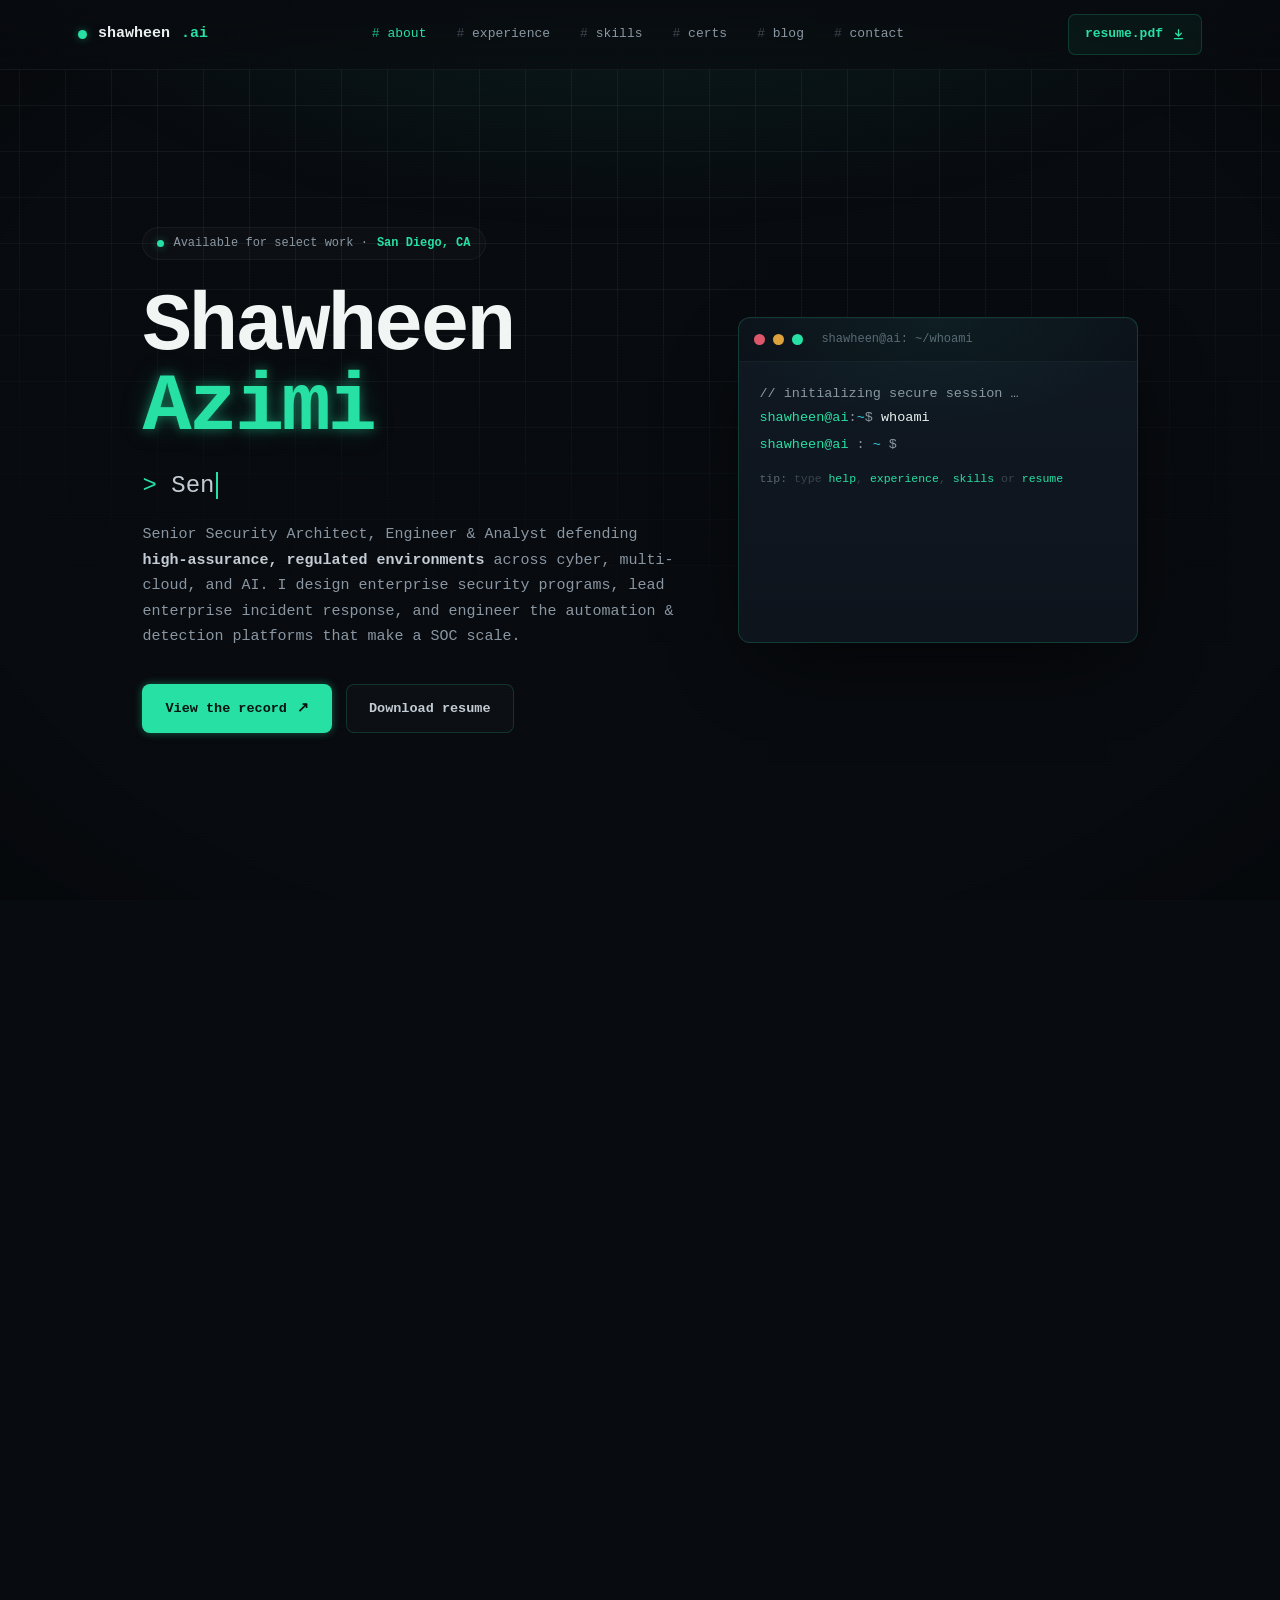
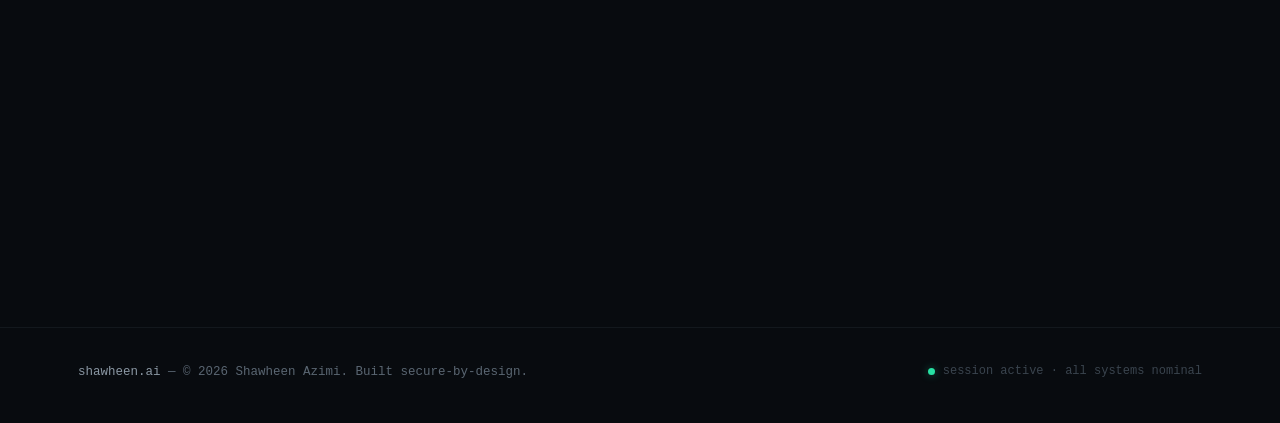
<file: index.html>
<!DOCTYPE html>
<html lang="en">
<head>
<meta charset="UTF-8" />
<meta name="viewport" content="width=device-width, initial-scale=1.0" />
<meta http-equiv="Content-Security-Policy" content="default-src 'self'; script-src 'self'; style-src 'self'; font-src 'self'; img-src 'self' data:; object-src 'none'; base-uri 'none'; form-action 'none'; upgrade-insecure-requests" />
<title>Shawheen Azimi — Senior Security Engineer & Multi-Cloud Architect</title>
<meta name="description" content="Shawheen Azimi — Senior Security Architect, Engineer & Analyst. Cybersecurity, multi-cloud architecture, and AI security engineering in high-assurance environments." />
<link rel="stylesheet" href="styles.css" />
</head>
<body>
<div class="bg-grid"></div>
<div class="bg-scan"></div>
<div class="bg-vignette"></div>

<!-- ===================== NAV ===================== -->
<nav class="nav">
  <div class="nav-inner">
    <a class="brand" href="#top"><span class="dot"></span>shawheen<span class="tld">.ai</span></a>
    <div class="nav-links">
      <a href="#about"><span class="hash">#</span> about</a>
      <a href="#experience"><span class="hash">#</span> experience</a>
      <a href="#skills"><span class="hash">#</span> skills</a>
      <a href="#certs"><span class="hash">#</span> certs</a>
      <a href="https://shavvheens-newsletter.beehiiv.com/" target="_blank" rel="noopener"><span class="hash">#</span> blog</a>
      <a href="#contact"><span class="hash">#</span> contact</a>
    </div>
    <a class="nav-cta" href="Shawheen Azimi - Resume.pdf" download>
      <span>resume.pdf</span>
      <svg width="13" height="13" viewBox="0 0 16 16" fill="none"><path d="M8 2v8m0 0L4.5 6.5M8 10l3.5-3.5M3 13h10" stroke="currentColor" stroke-width="1.6" stroke-linecap="round" stroke-linejoin="round"/></svg>
    </a>
  </div>
</nav>

<!-- ===================== HERO ===================== -->
<header id="top" class="hero">
  <div class="wrap">
    <div class="hero-grid">
      <div class="hero-copy">
        <span class="status-chip"><span class="live"></span> Available for select work · <b>San Diego, CA</b></span>
        <h1>Shawheen<br><span class="accent">Azimi</span></h1>
        <div class="role-line"><span class="prompt">&gt;</span> <span id="typed" class="typed"></span></div>
        <p class="lede">
          Senior Security Architect, Engineer &amp; Analyst defending <b>high-assurance,
          regulated environments</b> across cyber, multi-cloud, and AI. I design enterprise
          security programs, lead enterprise incident response, and engineer the
          automation &amp; detection platforms that make a SOC scale.
        </p>
        <div class="hero-cta">
          <a class="btn btn-primary" href="#experience">View the record <span class="arr">↗</span></a>
          <a class="btn btn-ghost" href="Shawheen Azimi - Resume.pdf" download>Download resume</a>
        </div>
      </div>

      <!-- interactive terminal -->
      <div class="terminal">
        <div class="term-bar">
          <span class="tdot r"></span><span class="tdot y"></span><span class="tdot g"></span>
          <span class="term-title">shawheen@ai: ~/whoami</span>
        </div>
        <div class="term-body" id="term-body">
          <div class="t-row t-live t-input-row">
            <span class="t-prompt">shawheen@ai</span><span class="t-out">:</span><span class="t-path">~</span><span class="t-out">$</span>
            <input id="term-input" class="t-input" type="text" maxlength="160" autocomplete="off" spellcheck="false" aria-label="terminal input" />
          </div>
          <div class="t-hint t-live"><b>tip:</b> type <span class="t-key">help</span>, <span class="accent-text">experience</span>, <span class="accent-text">skills</span> or <span class="accent-text">resume</span></div>
        </div>
      </div>
    </div>
  </div>
</header>

<!-- ===================== STATS ===================== -->
<section class="stats" aria-label="Impact">
  <div class="wrap">
    <div class="stats-grid reveal">
      <div class="stat">
        <div class="val">Large</div>
        <div class="lbl">Enterprise environments defended through senior incident response</div>
      </div>
      <div class="stat">
        <div class="val">7<span class="suf">fig</span></div>
        <div class="lbl">Operational efficiency gains through security automation</div>
      </div>
      <div class="stat">
        <div class="val">Major</div>
        <div class="lbl">Cost reduction through security platform modernization</div>
      </div>
      <div class="stat">
        <div class="val">Top <span data-count="1">0</span><span class="suf">%</span></div>
        <div class="lbl">Global ranking on TryHackMe</div>
      </div>
    </div>
  </div>
</section>

<!-- ===================== ABOUT ===================== -->
<section id="about">
  <div class="wrap">
    <div class="about-grid">
      <div class="about-prose reveal">
        <span class="eyebrow"><span class="num">01</span> / about</span>
        <h2 class="section-title">Security as <span class="tk">engineering</span>,<br>not paperwork.</h2>
        <p class="lead lead-spaced">
          I'm a senior security architect who treats defense as a <span class="accent">software discipline</span> —
          detections as code, automation over toil, and architecture that holds up under audit and attack alike.
        </p>
        <p>
          Over four years at <b>General Atomics &amp; Affiliated Companies</b>, I progressed from analyst to
          <b>Senior Security Engineer &amp; Tech Lead</b>, owning enterprise Azure and AWS security programs across a
          NIST/CMMC-aligned multi-cloud estate and standing up the platforms that run a modern SOC.
        </p>
        <p>
          I pair deep technical range — detection engineering, DFIR, adversary emulation, cloud &amp; identity
          architecture — with a <b>business-minded, entrepreneurial</b> lens: protecting contract revenue, cutting
          spend, and building security that lets the business move faster.
        </p>
      </div>

      <div class="reveal d1">
        <div class="about-card">
          <div class="file-head"><span class="g">●</span> ~/whoami.json</div>
          <div class="pad">
            <div class="kv"><span class="k">name</span><span class="v">Shawheen Azimi</span></div>
            <div class="kv"><span class="k">role</span><span class="v">Senior Security Engineer<br>&amp; Tech Lead</span></div>
            <div class="kv"><span class="k">focus</span><span class="v">Cyber · Cloud · <span class="accent">AI</span></span></div>
            <div class="kv"><span class="k">clearance</span><span class="v">Active clearance</span></div>
            <div class="kv"><span class="k">education</span><span class="v">B.S. Information Systems<br>San Diego State · Dean's List</span></div>
            <div class="kv"><span class="k">languages</span><span class="v">English, Farsi <span class="dim-text">(fluent)</span> · Spanish</span></div>
            <div class="kv"><span class="k">status</span><span class="v"><span class="accent">● open</span> to select work</span></div>
          </div>
        </div>
      </div>
    </div>
  </div>
</section>

<!-- ===================== EXPERIENCE ===================== -->
<section id="experience">
  <div class="wrap">
    <div class="exp-head reveal">
      <div>
        <span class="eyebrow"><span class="num">02</span> / experience</span>
        <h2 class="section-title">General Atomics <span class="tk">&amp; Affiliated Cos.</span></h2>
        <p class="section-sub">Building and leading enterprise security across cyber, cloud, and AI in a regulated defense environment.</p>
      </div>
    </div>

    <!-- role progression -->
    <div class="role-track reveal d1">
      <div class="role-item now">
        <div class="rt"><span class="rtitle">Senior Security Engineer &amp; Tech Lead</span><span class="badge-now">CURRENT</span><span class="rdate">Oct 2025 — Present</span></div>
      </div>
      <div class="role-item">
        <div class="rt"><span class="rtitle">Security Engineer II</span><span class="rdate">Mar 2024 — Oct 2025</span></div>
      </div>
      <div class="role-item">
        <div class="rt"><span class="rtitle">Security Engineer</span><span class="rdate">Oct 2022 — Mar 2024</span></div>
      </div>
      <div class="role-item">
        <div class="rt"><span class="rtitle">Cybersecurity Analyst</span><span class="rdate">Nov 2021 — Oct 2022</span></div>
      </div>
    </div>

    <div class="ops-label reveal">selected operations · <span class="muted-text">$ cat experience.json</span></div>

    <div class="ops-grid">
      <div class="op-card reveal">
        <span class="idx">01</span>
        <h4>Multi-Cloud Security Architecture &amp; Governance</h4>
        <p>Owned design and build-out of enterprise Azure &amp; AWS security programs across a NIST/CMMC-aligned estate, integrating cloud-native controls with on-prem to run regulated workloads at scale.</p>
        <span class="tag">Azure · AWS · NIST · CMMC</span>
      </div>
      <div class="op-card reveal d1">
        <span class="idx">02</span>
        <h4>Enterprise Threat Detection &amp; Incident Command</h4>
        <p>Senior incident response lead for enterprise-scale security events — coordinating containment, eradication, and executive risk communication across large endpoint environments.</p>
        <span class="tag">DFIR · Enterprise IR</span>
      </div>
      <div class="op-card reveal d2">
        <span class="idx">03</span>
        <h4>Detection-as-Code Platform (CI/CD)</h4>
        <p>Architected a Detection-as-Code CI/CD platform — treating detections as software with Git version control, SIGMA conversion, automated efficacy testing, and adversary-driven validation.</p>
        <span class="tag">Detection Eng · SIGMA · CI/CD</span>
      </div>
      <div class="op-card reveal">
        <span class="idx">04</span>
        <h4>CMMC Program Leadership &amp; Audit</h4>
        <p>Led enterprise-wide CMMC readiness across security control domains and supported third-party assessment activities, strengthening certification readiness and strategic business operations.</p>
        <span class="tag">CMMC · Audit · Compliance</span>
      </div>
      <div class="op-card reveal d1">
        <span class="idx">05</span>
        <h4>Adversary Emulation &amp; Defensive Validation</h4>
        <p>Led adversary emulation and defensive validation exercises to improve detection coverage and control effectiveness across enterprise environments.</p>
        <span class="tag">Red/Purple · Validation</span>
      </div>
      <div class="op-card reveal d2">
        <span class="idx">06</span>
        <h4>Digital Forensics &amp; Insider Threat</h4>
        <p>Directed sensitive digital forensic investigations while preserving evidentiary integrity, stakeholder coordination, and operational continuity.</p>
        <span class="tag">Forensics · Investigations</span>
      </div>
      <div class="op-card reveal">
        <span class="idx">07</span>
        <h4>AI-Powered Security Operations</h4>
        <p>Built and integrated AI infrastructure into SecOps tooling, enabling an AI-augmented SOC with accelerated triage, enrichment, and investigative decision-making at scale.</p>
        <span class="tag">AI · LLM · SecOps</span>
      </div>
      <div class="op-card reveal d1">
        <span class="idx">08</span>
        <h4>Global SaaS Security Architecture</h4>
        <p>Owned security architecture for a global SaaS platform — secure-by-design infrastructure, identity segmentation, and cross-region telemetry pipelines in a highly regulated environment.</p>
        <span class="tag">SaaS · Secure-by-Design</span>
      </div>
      <div class="op-card reveal d2">
        <span class="idx">09</span>
        <h4>Security Automation</h4>
        <p>Designed an enterprise automation platform for alert enrichment, investigation, and response — producing seven-figure efficiency gains and enabling continuous operations.</p>
        <span class="tag">Automation · SecOps</span>
      </div>
      <div class="op-card reveal">
        <span class="idx">10</span>
        <h4>Enterprise Threat Modeling Framework</h4>
        <p>Created the org's threat-modeling framework to systematically assess cloud workloads, applications, and emerging tech against real-world attack vectors and business impact.</p>
        <span class="tag">Threat Modeling · Risk</span>
      </div>
      <div class="op-card reveal d1">
        <span class="idx">11</span>
        <h4>Cloud-Native Observability Platform</h4>
        <p>Architected a cloud-native observability platform consolidating enterprise telemetry and replacing legacy tooling while improving correlation, retention, and investigative performance.</p>
        <span class="tag">Observability · Cost Reduction</span>
      </div>
      <div class="op-card reveal d2">
        <span class="idx">12</span>
        <h4>Security Correlation Platform</h4>
        <p>Led major enterprise security platform modernization across cloud, endpoint, network, and identity telemetry to improve automated correlation and reduce manual triage.</p>
        <span class="tag">Correlation · Modernization</span>
      </div>
    </div>
  </div>
</section>

<!-- ===================== SKILLS ===================== -->
<section id="skills">
  <div class="wrap">
    <div class="reveal section-intro">
      <span class="eyebrow"><span class="num">03</span> / skills</span>
      <h2 class="section-title">Technical <span class="tk">stack</span></h2>
      <p class="section-sub">The tools, platforms, and frameworks I build and defend with.</p>
    </div>

    <div class="skills-grid">
      <div class="skill-block reveal">
        <h4>security platforms <span class="c">//</span></h4>
        <div class="sub">detection, response &amp; network defense</div>
        <div class="chips">
          <span class="chip">DFIR</span><span class="chip">Security Automation</span><span class="chip">Telemetry Platforms</span><span class="chip">Endpoint Defense</span>
          <span class="chip">Network Defense</span><span class="chip">Web Security</span><span class="chip">Secure Remote Access</span>
          <span class="chip">Detection Rules</span><span class="chip">Defensive Validation</span>
        </div>
      </div>
      <div class="skill-block reveal d1">
        <h4>cloud &amp; identity <span class="c">//</span></h4>
        <div class="sub">multi-cloud, containers &amp; access</div>
        <div class="chips">
          <span class="chip">AWS</span><span class="chip">Azure</span><span class="chip">GCP</span>
          <span class="chip">Cloud IAM</span><span class="chip">Enterprise Identity</span><span class="chip">Access Governance</span>
          <span class="chip">Kubernetes</span><span class="chip">Docker</span><span class="chip">Podman</span><span class="chip">VMware</span>
          <span class="chip">Enterprise Email Security</span>
        </div>
      </div>
      <div class="skill-block reveal">
        <h4>code · scripting · AI <span class="c">//</span></h4>
        <div class="sub">automation &amp; AI engineering</div>
        <div class="chips">
          <span class="chip">Python</span><span class="chip">Bash</span><span class="chip">PowerShell</span>
          <span class="chip">SQL</span><span class="chip">KQL</span><span class="chip">XQL</span>
          <span class="chip">LangGraph</span><span class="chip">LangChain</span><span class="chip">AWS Bedrock</span>
          <span class="chip">Claude Code</span><span class="chip">Ollama</span><span class="chip">OpenAI Codex</span>
        </div>
      </div>
      <div class="skill-block reveal d1">
        <h4>frameworks &amp; OS <span class="c">//</span></h4>
        <div class="sub">standards, practices &amp; systems</div>
        <div class="chips">
          <span class="chip">MITRE ATT&amp;CK</span><span class="chip">NIST 800</span><span class="chip">CMMC</span><span class="chip">FedRAMP</span>
          <span class="chip">IaC</span><span class="chip">CI/CD</span><span class="chip">SAST</span><span class="chip">SBOM</span>
          <span class="chip">Linux / RHEL</span><span class="chip">Windows</span><span class="chip">Kali</span><span class="chip">Parrot OS</span>
        </div>
      </div>
    </div>

    <!-- domains of expertise -->
    <div class="reveal domains-wrap">
      <div class="ops-label">domains of expertise</div>
      <div class="domains">
        <span class="domain"><span class="d">›</span>Detection Engineering</span>
        <span class="domain"><span class="d">›</span>Threat Modeling &amp; Attack Path Analysis</span>
        <span class="domain"><span class="d">›</span>Incident Response &amp; Digital Forensics</span>
        <span class="domain"><span class="d">›</span>Security Architecture &amp; Design Review</span>
        <span class="domain"><span class="d">›</span>Security Operations Strategy</span>
        <span class="domain"><span class="d">›</span>Threat Intel &amp; Adversary Emulation</span>
        <span class="domain"><span class="d">›</span>Vulnerability &amp; Exposure Management</span>
        <span class="domain"><span class="d">›</span>Cloud &amp; Identity Security Architecture</span>
        <span class="domain"><span class="d">›</span>Security Automation Engineering</span>
        <span class="domain"><span class="d">›</span>Cyber Deception</span>
        <span class="domain"><span class="d">›</span>Infrastructure &amp; Platform Security</span>
        <span class="domain"><span class="d">›</span>Identity &amp; Access Governance</span>
        <span class="domain"><span class="d">›</span>Security Policy &amp; Control Design</span>
        <span class="domain"><span class="d">›</span>Compliance Engineering</span>
        <span class="domain"><span class="d">›</span>Leadership &amp; Cross-Team Execution</span>
      </div>
    </div>
  </div>
</section>

<!-- ===================== CERTS ===================== -->
<section id="certs">
  <div class="wrap">
    <div class="reveal section-intro">
      <span class="eyebrow"><span class="num">04</span> / certifications</span>
      <h2 class="section-title">Credentials <span class="tk">&amp; training</span></h2>
      <p class="section-sub">Industry certifications across architecture, cloud, and operations — plus active clearance and advanced training.</p>
    </div>

    <div class="cert-cats">
      <div class="cert-cat reveal">
        <h4>Architecture &amp; Incident Response</h4>
        <div class="cert-list">
          <div class="cert proj"><span class="mk">◇</span> CISSP <span class="pj">PROJECTED Q4 '26</span></div>
          <div class="cert"><span class="mk">◆</span> CompTIA SecurityX <span class="dim-text">(CASP+)</span></div>
          <div class="cert"><span class="mk">◆</span> GIAC Certified Forensic Analyst (GCFA)</div>
          <div class="cert"><span class="mk">◆</span> CompTIA CySA+</div>
        </div>
      </div>
      <div class="cert-cat reveal d1">
        <h4>Cloud &amp; Platform Security</h4>
        <div class="cert-list">
          <div class="cert"><span class="mk">◆</span> AWS Certified Security — Specialty</div>
          <div class="cert"><span class="mk">◆</span> AWS Certified Solutions Architect</div>
          <div class="cert"><span class="mk">◆</span> Microsoft Azure Security Engineer (AZ-500)</div>
        </div>
      </div>
      <div class="cert-cat reveal">
        <h4>Security Operations</h4>
        <div class="cert-list">
          <div class="cert"><span class="mk">◆</span> Security Automation Engineering</div>
          <div class="cert"><span class="mk">◆</span> Security Analytics Platform Operations</div>
          <div class="cert"><span class="mk">◆</span> Network Defense Technologies</div>
          <div class="cert"><span class="mk">◆</span> Vulnerability Scanning &amp; Analysis</div>
        </div>
      </div>
      <div class="cert-cat reveal d1">
        <h4>Foundational &amp; Advanced Training</h4>
        <div class="cert-list">
          <div class="cert"><span class="mk">◆</span> CompTIA Security+</div>
          <div class="cert"><span class="mk">◆</span> SANS FOR508 — Adv. IR &amp; Threat Hunting</div>
          <div class="cert"><span class="mk">◆</span> Mandiant Academy — Linux Enterprise IR</div>
          <div class="cert"><span class="mk">◆</span> TryHackMe — Top 1% global · Challenge Coin</div>
        </div>
      </div>
    </div>

    <!-- creds strip -->
    <div class="creds-strip">
      <div class="cred reveal">
        <div class="t">Security Clearance</div>
        <div class="b">Active clearance<br><span class="cred-sub">Details available upon request</span></div>
      </div>
      <div class="cred reveal d1">
        <div class="t">Citizenship</div>
        <div class="b">U.S. Citizen</div>
      </div>
      <div class="cred reveal d2">
        <div class="t">Education</div>
        <div class="b">B.S. Information Systems<br><span class="cred-sub">San Diego State · Dean's List</span></div>
      </div>
      <div class="cred reveal d3">
        <div class="t">Recognition</div>
        <div class="b">Challenge Coin Winner<br><span class="cred-sub">Top 1% · TryHackMe</span></div>
      </div>
    </div>
  </div>
</section>

<!-- ===================== CONTACT ===================== -->
<section id="contact" class="contact">
  <div class="wrap">
    <div class="contact-card reveal">
      <div class="contact-inner">
        <span class="eyebrow eyebrow-center"><span class="num">05</span> / contact</span>
        <h2>Let's secure <span class="accent">what's next.</span></h2>
        <p>Open to senior security engineering, architecture, and AI-security roles — plus select consulting and speaking. Reach out and I'll get back to you.</p>
        <div class="contact-actions">
          <a class="btn btn-primary" href="mailto:shawheen56@gmail.com?subject=Let's%20connect">$ ./contact.sh <span class="arr">↗</span></a>
          <a class="btn btn-ghost" href="Shawheen Azimi - Resume.pdf" download>Download resume</a>
        </div>
        <div class="contact-meta">
          <a href="mailto:shawheen56@gmail.com"><span class="ic">✉</span> shawheen56@gmail.com</a>
          <a href="https://shavvheens-newsletter.beehiiv.com/" target="_blank" rel="noopener"><span class="ic">✎</span> Read the blog</a>
          <span><span class="ic">⌖</span> San Diego, CA</span>
          <span><span class="ic">●</span> Active clearance</span>
        </div>
      </div>
    </div>
  </div>
</section>

<footer>
  <div class="foot-inner">
    <div class="l"><b>shawheen.ai</b> — © 2026 Shawheen Azimi. Built secure-by-design.</div>
    <div class="r"><span class="live"></span> session active · all systems nominal</div>
  </div>
</footer>

<script src="app.js"></script>
</body>
</html>
</file>
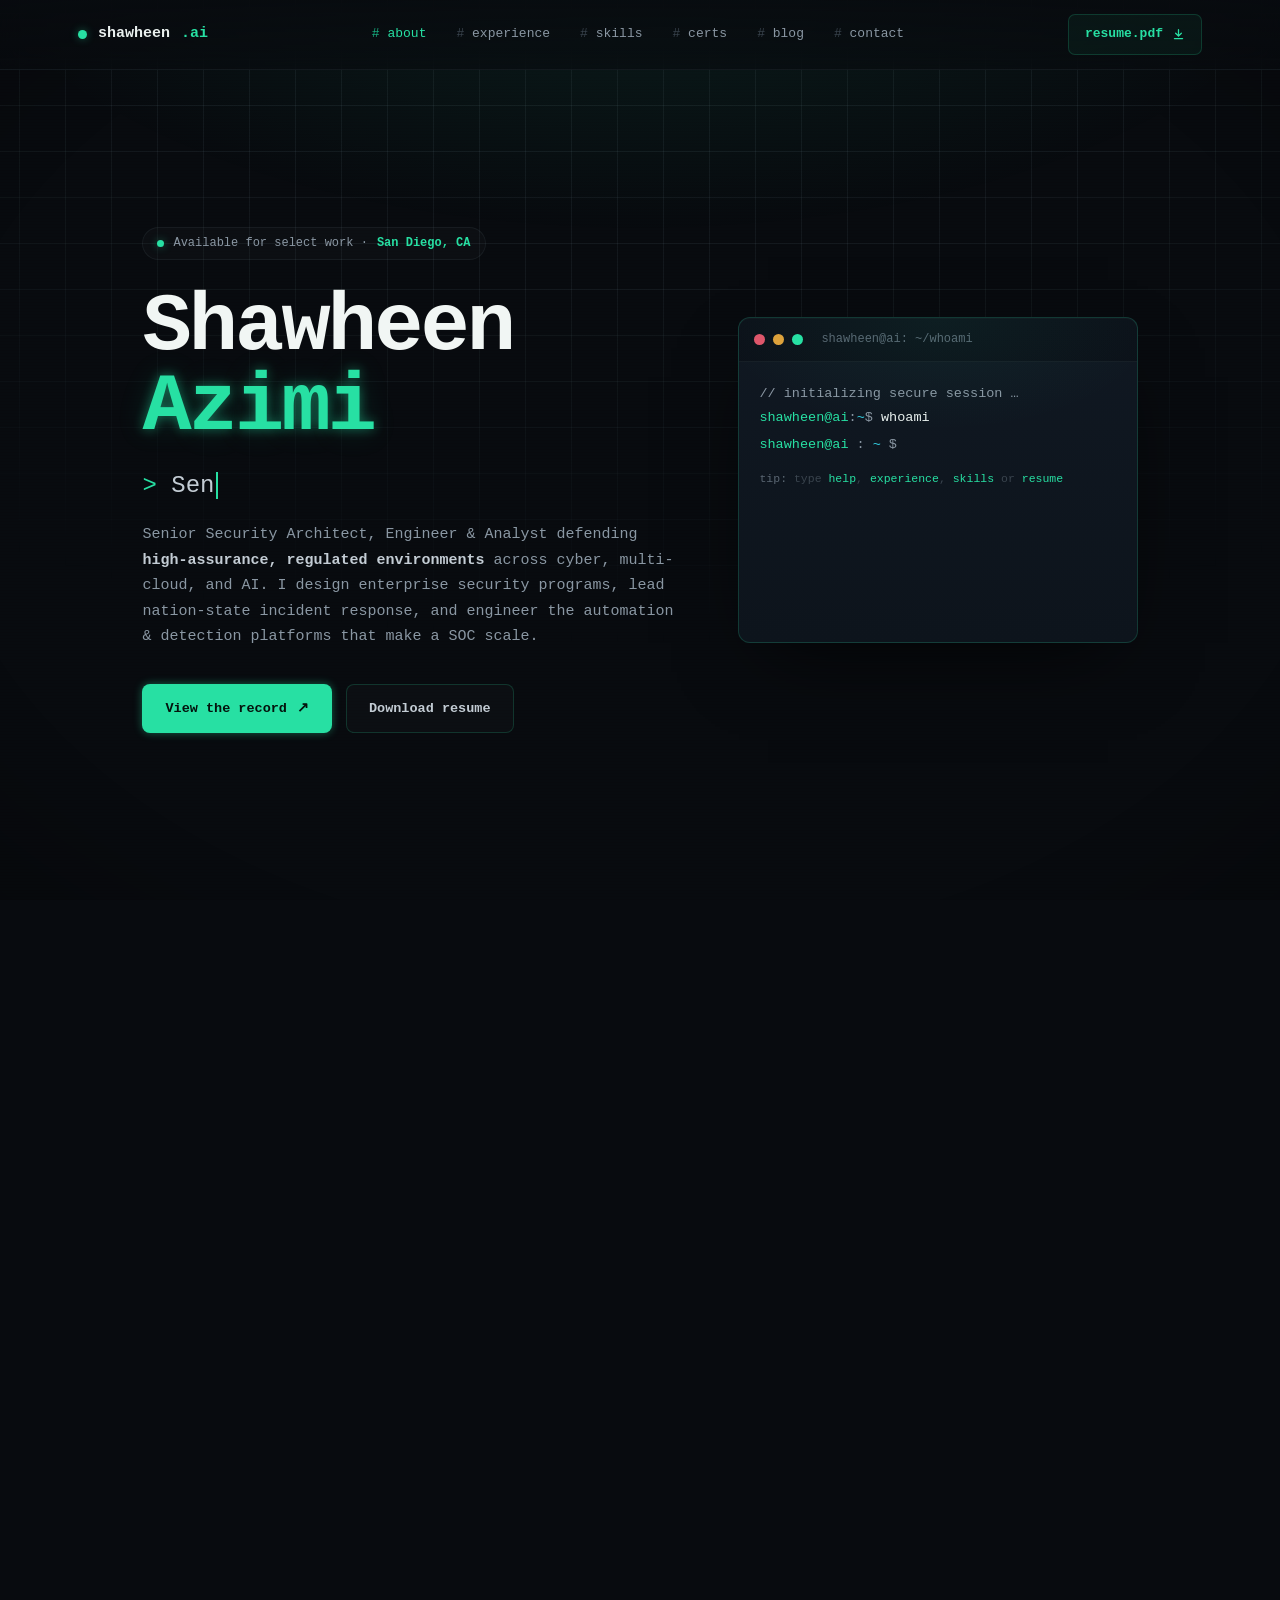
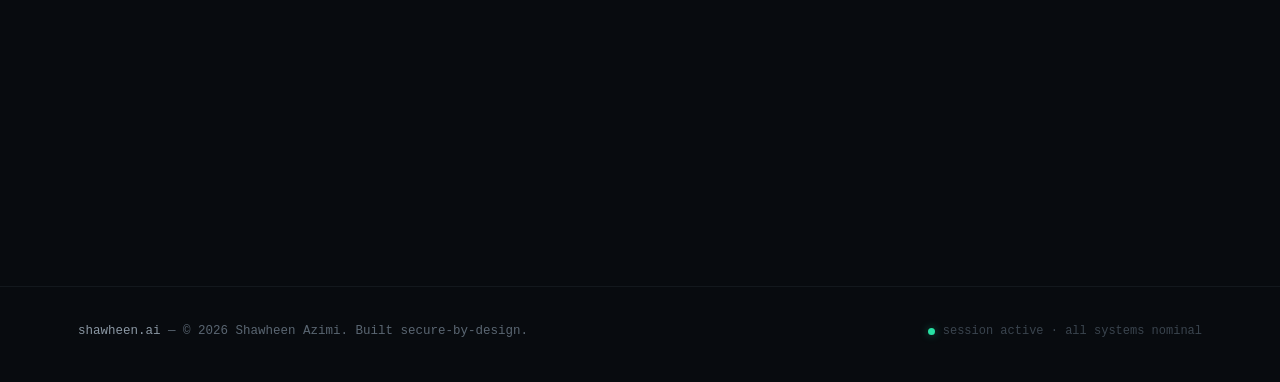
<file: shawheen.ai.html>
<!DOCTYPE html>
<html lang="en">
<head>
<meta charset="UTF-8" />
<meta name="viewport" content="width=device-width, initial-scale=1.0" />
<meta http-equiv="Content-Security-Policy" content="default-src 'self'; script-src 'self'; style-src 'self'; font-src 'self'; img-src 'self' data:; object-src 'none'; base-uri 'none'; form-action 'none'; upgrade-insecure-requests" />
<title>Shawheen Azimi — Senior Security Engineer & Multi-Cloud Architect</title>
<meta name="description" content="Shawheen Azimi — Senior Security Architect, Engineer & Analyst. Cybersecurity, multi-cloud architecture, and AI security engineering in high-assurance environments." />
<link rel="stylesheet" href="styles.css" />
</head>
<body>
<div class="bg-grid"></div>
<div class="bg-scan"></div>
<div class="bg-vignette"></div>

<!-- ===================== NAV ===================== -->
<nav class="nav">
  <div class="nav-inner">
    <a class="brand" href="#top"><span class="dot"></span>shawheen<span class="tld">.ai</span></a>
    <div class="nav-links">
      <a href="#about"><span class="hash">#</span> about</a>
      <a href="#experience"><span class="hash">#</span> experience</a>
      <a href="#skills"><span class="hash">#</span> skills</a>
      <a href="#certs"><span class="hash">#</span> certs</a>
      <a href="https://shavvheens-newsletter.beehiiv.com/" target="_blank" rel="noopener"><span class="hash">#</span> blog</a>
      <a href="#contact"><span class="hash">#</span> contact</a>
    </div>
    <a class="nav-cta" href="Shawheen Azimi - Resume.pdf" download>
      <span>resume.pdf</span>
      <svg width="13" height="13" viewBox="0 0 16 16" fill="none"><path d="M8 2v8m0 0L4.5 6.5M8 10l3.5-3.5M3 13h10" stroke="currentColor" stroke-width="1.6" stroke-linecap="round" stroke-linejoin="round"/></svg>
    </a>
  </div>
</nav>

<!-- ===================== HERO ===================== -->
<header id="top" class="hero">
  <div class="wrap">
    <div class="hero-grid">
      <div class="hero-copy">
        <span class="status-chip"><span class="live"></span> Available for select work · <b>San Diego, CA</b></span>
        <h1>Shawheen<br><span class="accent">Azimi</span></h1>
        <div class="role-line"><span class="prompt">&gt;</span> <span id="typed" class="typed"></span></div>
        <p class="lede">
          Senior Security Architect, Engineer &amp; Analyst defending <b>high-assurance,
          regulated environments</b> across cyber, multi-cloud, and AI. I design enterprise
          security programs, lead nation-state incident response, and engineer the
          automation &amp; detection platforms that make a SOC scale.
        </p>
        <div class="hero-cta">
          <a class="btn btn-primary" href="#experience">View the record <span class="arr">↗</span></a>
          <a class="btn btn-ghost" href="Shawheen Azimi - Resume.pdf" download>Download resume</a>
        </div>
      </div>

      <!-- interactive terminal -->
      <div class="terminal">
        <div class="term-bar">
          <span class="tdot r"></span><span class="tdot y"></span><span class="tdot g"></span>
          <span class="term-title">shawheen@ai: ~/whoami</span>
        </div>
        <div class="term-body" id="term-body">
          <div class="t-row t-live t-input-row">
            <span class="t-prompt">shawheen@ai</span><span class="t-out">:</span><span class="t-path">~</span><span class="t-out">$</span>
            <input id="term-input" class="t-input" type="text" maxlength="160" autocomplete="off" spellcheck="false" aria-label="terminal input" />
          </div>
          <div class="t-hint t-live"><b>tip:</b> type <span class="t-key">help</span>, <span class="accent-text">experience</span>, <span class="accent-text">skills</span> or <span class="accent-text">resume</span></div>
        </div>
      </div>
    </div>
  </div>
</header>

<!-- ===================== STATS ===================== -->
<section class="stats" aria-label="Impact">
  <div class="wrap">
    <div class="stats-grid reveal">
      <div class="stat">
        <div class="val"><span data-count="30000">0</span><span class="suf">+</span></div>
        <div class="lbl">Endpoints defended as Tier-3 incident authority</div>
      </div>
      <div class="stat">
        <div class="val"><span class="suf">$</span><span data-count="1">0</span><span class="suf">M+/yr</span></div>
        <div class="lbl">Analyst labor eliminated via SOAR automation</div>
      </div>
      <div class="stat">
        <div class="val"><span class="suf">~$</span><span data-count="80">0</span><span class="suf">K</span></div>
        <div class="lbl">SIEM cost — cut from multiple millions annually</div>
      </div>
      <div class="stat">
        <div class="val">Top <span data-count="1">0</span><span class="suf">%</span></div>
        <div class="lbl">Global ranking on TryHackMe</div>
      </div>
    </div>
  </div>
</section>

<!-- ===================== ABOUT ===================== -->
<section id="about">
  <div class="wrap">
    <div class="about-grid">
      <div class="about-prose reveal">
        <span class="eyebrow"><span class="num">01</span> / about</span>
        <h2 class="section-title">Security as <span class="tk">engineering</span>,<br>not paperwork.</h2>
        <p class="lead lead-spaced">
          I'm a senior security architect who treats defense as a <span class="accent">software discipline</span> —
          detections as code, automation over toil, and architecture that holds up under audit and attack alike.
        </p>
        <p>
          Over four years at <b>General Atomics &amp; Affiliated Companies</b>, I progressed from analyst to
          <b>Senior Security Engineer &amp; Tech Lead</b>, owning enterprise Azure and AWS security programs across a
          NIST/CMMC-aligned multi-cloud estate and standing up the platforms that run a modern SOC.
        </p>
        <p>
          I pair deep technical range — detection engineering, DFIR, adversary emulation, cloud &amp; identity
          architecture — with a <b>business-minded, entrepreneurial</b> lens: protecting contract revenue, cutting
          spend, and building security that lets the business move faster.
        </p>
      </div>

      <div class="reveal d1">
        <div class="about-card">
          <div class="file-head"><span class="g">●</span> ~/whoami.json</div>
          <div class="pad">
            <div class="kv"><span class="k">name</span><span class="v">Shawheen Azimi</span></div>
            <div class="kv"><span class="k">role</span><span class="v">Senior Security Engineer<br>&amp; Tech Lead</span></div>
            <div class="kv"><span class="k">focus</span><span class="v">Cyber · Cloud · <span class="accent">AI</span></span></div>
            <div class="kv"><span class="k">clearance</span><span class="v">Department of War cleared</span></div>
            <div class="kv"><span class="k">education</span><span class="v">B.S. Information Systems<br>San Diego State · Dean's List</span></div>
            <div class="kv"><span class="k">languages</span><span class="v">English, Farsi <span class="dim-text">(fluent)</span> · Spanish</span></div>
            <div class="kv"><span class="k">status</span><span class="v"><span class="accent">● open</span> to select work</span></div>
          </div>
        </div>
      </div>
    </div>
  </div>
</section>

<!-- ===================== EXPERIENCE ===================== -->
<section id="experience">
  <div class="wrap">
    <div class="exp-head reveal">
      <div>
        <span class="eyebrow"><span class="num">02</span> / experience</span>
        <h2 class="section-title">General Atomics <span class="tk">&amp; Affiliated Cos.</span></h2>
        <p class="section-sub">Four years, four titles — building and leading enterprise security across cyber, cloud, and AI in a regulated defense environment.</p>
      </div>
    </div>

    <!-- role progression -->
    <div class="role-track reveal d1">
      <div class="role-item now">
        <div class="rt"><span class="rtitle">Senior Security Engineer &amp; Tech Lead</span><span class="badge-now">CURRENT</span><span class="rdate">Oct 2025 — Present</span></div>
      </div>
      <div class="role-item">
        <div class="rt"><span class="rtitle">Security Engineer II</span><span class="rdate">Mar 2024 — Oct 2025</span></div>
      </div>
      <div class="role-item">
        <div class="rt"><span class="rtitle">Security Engineer</span><span class="rdate">Oct 2022 — Mar 2024</span></div>
      </div>
      <div class="role-item">
        <div class="rt"><span class="rtitle">Cybersecurity Analyst</span><span class="rdate">Nov 2021 — Oct 2022</span></div>
      </div>
    </div>

    <div class="ops-label reveal">selected operations · <span class="muted-text">$ cat experience.json</span></div>

    <div class="ops-grid">
      <div class="op-card reveal">
        <span class="idx">01</span>
        <h4>Multi-Cloud Security Architecture &amp; Governance</h4>
        <p>Owned design and build-out of enterprise Azure &amp; AWS security programs across a NIST/CMMC-aligned estate, integrating cloud-native controls with on-prem to run regulated workloads at scale.</p>
        <span class="tag">Azure · AWS · NIST · CMMC</span>
      </div>
      <div class="op-card reveal d1">
        <span class="idx">02</span>
        <h4>Enterprise Threat Detection &amp; Incident Command</h4>
        <p>Tier-3 IR authority for APT activity across 30,000+ endpoints — leading containment, eradication, and executive risk assessment for nation-state and insider-threat events.</p>
        <span class="tag">DFIR · APT · 30K+ endpoints</span>
      </div>
      <div class="op-card reveal d2">
        <span class="idx">03</span>
        <h4>Detection-as-Code Platform (CI/CD)</h4>
        <p>Architected a Detection-as-Code CI/CD platform — treating detections as software with Git version control, SIGMA conversion, automated efficacy testing, and adversary-driven validation.</p>
        <span class="tag">Detection Eng · SIGMA · CI/CD</span>
      </div>
      <div class="op-card reveal">
        <span class="idx">04</span>
        <h4>CMMC Program Leadership &amp; Audit</h4>
        <p>Led enterprise-wide CMMC readiness across all control domains and executed third-party assessment support — directly enabling certification and protecting hundreds of millions in contract revenue.</p>
        <span class="tag">CMMC · Audit · Compliance</span>
      </div>
      <div class="op-card reveal d1">
        <span class="idx">05</span>
        <h4>Adversary Emulation &amp; Defensive Validation</h4>
        <p>Ran full-scope adversary emulation modeling real-world APT tradecraft, driving detection engineering and closing SOC coverage gaps across endpoint, identity, cloud, and network layers.</p>
        <span class="tag">Red/Purple · MITRE ATT&amp;CK</span>
      </div>
      <div class="op-card reveal d2">
        <span class="idx">06</span>
        <h4>Digital Forensics &amp; Insider Threat</h4>
        <p>Directed forensic investigations spanning insider threat, data misuse, and regulatory exposure — coordinating legal, HR, and security while preserving evidentiary integrity.</p>
        <span class="tag">Forensics · Insider Threat</span>
      </div>
      <div class="op-card reveal">
        <span class="idx">07</span>
        <h4>AI-Powered Security Operations</h4>
        <p>Built and integrated AI infrastructure into SecOps tooling, enabling an AI-augmented SOC with accelerated triage, enrichment, and investigative decision-making at scale.</p>
        <span class="tag">AI · LLM · SecOps</span>
      </div>
      <div class="op-card reveal d1">
        <span class="idx">08</span>
        <h4>Global SaaS Security Architecture</h4>
        <p>Owned security architecture for a global SaaS platform — secure-by-design infrastructure, identity segmentation, and cross-region telemetry pipelines in a highly regulated environment.</p>
        <span class="tag">SaaS · Secure-by-Design</span>
      </div>
      <div class="op-card reveal d2">
        <span class="idx">09</span>
        <h4>SOAR &amp; Security Automation</h4>
        <p>Designed an enterprise SOAR platform automating enrichment, investigation, and response across XDR, cloud, and identity — eliminating $1M+/yr in analyst labor and enabling 24/7 ops.</p>
        <span class="tag">SOAR · Automation · XDR</span>
      </div>
      <div class="op-card reveal">
        <span class="idx">10</span>
        <h4>Enterprise Threat Modeling Framework</h4>
        <p>Created the org's threat-modeling framework to systematically assess cloud workloads, applications, and emerging tech against real-world attack vectors and business impact.</p>
        <span class="tag">Threat Modeling · Risk</span>
      </div>
      <div class="op-card reveal d1">
        <span class="idx">11</span>
        <h4>Cloud-Native Observability Platform</h4>
        <p>Architected a cloud-native observability platform consolidating enterprise telemetry and replacing legacy SIEM — cutting licensing from millions to ~$80K while improving correlation &amp; retention.</p>
        <span class="tag">Observability · ~$80K/yr</span>
      </div>
      <div class="op-card reveal d2">
        <span class="idx">12</span>
        <h4>Security Correlation Platform</h4>
        <p>Led the multi-million-dollar deployment of a cross-environment analytics platform unifying cloud, endpoint, network, and identity telemetry for 24/7 automated correlation.</p>
        <span class="tag">SIEM · Correlation · 24/7</span>
      </div>
    </div>
  </div>
</section>

<!-- ===================== SKILLS ===================== -->
<section id="skills">
  <div class="wrap">
    <div class="reveal section-intro">
      <span class="eyebrow"><span class="num">03</span> / skills</span>
      <h2 class="section-title">Technical <span class="tk">stack</span></h2>
      <p class="section-sub">The tools, platforms, and frameworks I build and defend with.</p>
    </div>

    <div class="skills-grid">
      <div class="skill-block reveal">
        <h4>security platforms <span class="c">//</span></h4>
        <div class="sub">detection, response &amp; network defense</div>
        <div class="chips">
          <span class="chip">DFIR</span><span class="chip">SOAR</span><span class="chip">SIEM</span><span class="chip">XDR</span><span class="chip">EDR</span>
          <span class="chip">IDS/IPS</span><span class="chip">NGFW</span><span class="chip">WAF</span><span class="chip">VPN</span>
          <span class="chip">YARA</span><span class="chip">Sigma</span><span class="chip">Nmap</span><span class="chip">Wireshark</span><span class="chip">Metasploit</span>
        </div>
      </div>
      <div class="skill-block reveal d1">
        <h4>cloud &amp; identity <span class="c">//</span></h4>
        <div class="sub">multi-cloud, containers &amp; access</div>
        <div class="chips">
          <span class="chip">AWS</span><span class="chip">Azure</span><span class="chip">GCP</span>
          <span class="chip">Entra ID</span><span class="chip">Okta</span><span class="chip">AWS IAM</span>
          <span class="chip">Kubernetes</span><span class="chip">Docker</span><span class="chip">Podman</span><span class="chip">VMware</span>
          <span class="chip">M365 / O365</span><span class="chip">Barracuda</span>
        </div>
      </div>
      <div class="skill-block reveal">
        <h4>code · scripting · AI <span class="c">//</span></h4>
        <div class="sub">automation &amp; AI engineering</div>
        <div class="chips">
          <span class="chip">Python</span><span class="chip">Bash</span><span class="chip">PowerShell</span>
          <span class="chip">SQL</span><span class="chip">KQL</span><span class="chip">XQL</span>
          <span class="chip">LangGraph</span><span class="chip">LangChain</span><span class="chip">AWS Bedrock</span>
          <span class="chip">Claude Code</span><span class="chip">Ollama</span><span class="chip">OpenAI Codex</span>
        </div>
      </div>
      <div class="skill-block reveal d1">
        <h4>frameworks &amp; OS <span class="c">//</span></h4>
        <div class="sub">standards, practices &amp; systems</div>
        <div class="chips">
          <span class="chip">MITRE ATT&amp;CK</span><span class="chip">NIST 800</span><span class="chip">CMMC</span><span class="chip">FedRAMP</span>
          <span class="chip">IaC</span><span class="chip">CI/CD</span><span class="chip">SAST</span><span class="chip">SBOM</span>
          <span class="chip">Linux / RHEL</span><span class="chip">Windows</span><span class="chip">Kali</span><span class="chip">Parrot OS</span>
        </div>
      </div>
    </div>

    <!-- domains of expertise -->
    <div class="reveal domains-wrap">
      <div class="ops-label">domains of expertise</div>
      <div class="domains">
        <span class="domain"><span class="d">›</span>Detection Engineering</span>
        <span class="domain"><span class="d">›</span>Threat Modeling &amp; Attack Path Analysis</span>
        <span class="domain"><span class="d">›</span>Incident Response &amp; Digital Forensics</span>
        <span class="domain"><span class="d">›</span>Security Architecture &amp; Design Review</span>
        <span class="domain"><span class="d">›</span>Security Operations Strategy</span>
        <span class="domain"><span class="d">›</span>Threat Intel &amp; Adversary Emulation</span>
        <span class="domain"><span class="d">›</span>Vulnerability &amp; Exposure Management</span>
        <span class="domain"><span class="d">›</span>Cloud &amp; Identity Security Architecture</span>
        <span class="domain"><span class="d">›</span>SOAR &amp; Automation Engineering</span>
        <span class="domain"><span class="d">›</span>Cyber Deception</span>
        <span class="domain"><span class="d">›</span>Infrastructure &amp; Platform Security</span>
        <span class="domain"><span class="d">›</span>Identity &amp; Access Governance</span>
        <span class="domain"><span class="d">›</span>Security Policy &amp; Control Design</span>
        <span class="domain"><span class="d">›</span>Compliance Engineering</span>
        <span class="domain"><span class="d">›</span>Leadership &amp; Cross-Team Execution</span>
      </div>
    </div>
  </div>
</section>

<!-- ===================== CERTS ===================== -->
<section id="certs">
  <div class="wrap">
    <div class="reveal section-intro">
      <span class="eyebrow"><span class="num">04</span> / certifications</span>
      <h2 class="section-title">Credentials <span class="tk">&amp; clearance</span></h2>
      <p class="section-sub">Twelve industry certifications across architecture, cloud, and operations — plus active clearance and advanced training.</p>
    </div>

    <div class="cert-cats">
      <div class="cert-cat reveal">
        <h4>Architecture &amp; Incident Response</h4>
        <div class="cert-list">
          <div class="cert proj"><span class="mk">◇</span> CISSP <span class="pj">PROJECTED Q4 '26</span></div>
          <div class="cert"><span class="mk">◆</span> CompTIA SecurityX <span class="dim-text">(CASP+)</span></div>
          <div class="cert"><span class="mk">◆</span> GIAC Certified Forensic Analyst (GCFA)</div>
          <div class="cert"><span class="mk">◆</span> CompTIA CySA+</div>
        </div>
      </div>
      <div class="cert-cat reveal d1">
        <h4>Cloud &amp; Platform Security</h4>
        <div class="cert-list">
          <div class="cert"><span class="mk">◆</span> AWS Certified Security — Specialty</div>
          <div class="cert"><span class="mk">◆</span> AWS Certified Solutions Architect</div>
          <div class="cert"><span class="mk">◆</span> Microsoft Azure Security Engineer (AZ-500)</div>
        </div>
      </div>
      <div class="cert-cat reveal">
        <h4>Security Operations</h4>
        <div class="cert-list">
          <div class="cert"><span class="mk">◆</span> Palo Alto Security Automation Engineer (PCSAE)</div>
          <div class="cert"><span class="mk">◆</span> Splunk Core Certified User</div>
          <div class="cert"><span class="mk">◆</span> TippingPoint Certified Professional (IPS/IDS)</div>
          <div class="cert"><span class="mk">◆</span> Tenable Scanning &amp; Analysis</div>
        </div>
      </div>
      <div class="cert-cat reveal d1">
        <h4>Foundational &amp; Advanced Training</h4>
        <div class="cert-list">
          <div class="cert"><span class="mk">◆</span> CompTIA Security+</div>
          <div class="cert"><span class="mk">◆</span> SANS FOR508 — Adv. IR &amp; Threat Hunting</div>
          <div class="cert"><span class="mk">◆</span> Mandiant Academy — Linux Enterprise IR</div>
          <div class="cert"><span class="mk">◆</span> TryHackMe — Top 1% global · Challenge Coin</div>
        </div>
      </div>
    </div>

    <!-- creds strip -->
    <div class="creds-strip">
      <div class="cred reveal">
        <div class="t">Security Clearance</div>
        <div class="b">Department of War cleared</div>
      </div>
      <div class="cred reveal d1">
        <div class="t">Citizenship</div>
        <div class="b">U.S. Citizen</div>
      </div>
      <div class="cred reveal d2">
        <div class="t">Education</div>
        <div class="b">B.S. Information Systems<br><span class="cred-sub">San Diego State · Dean's List</span></div>
      </div>
      <div class="cred reveal d3">
        <div class="t">Recognition</div>
        <div class="b">Challenge Coin Winner<br><span class="cred-sub">Top 1% · TryHackMe</span></div>
      </div>
    </div>
  </div>
</section>

<!-- ===================== CONTACT ===================== -->
<section id="contact" class="contact">
  <div class="wrap">
    <div class="contact-card reveal">
      <div class="contact-inner">
        <span class="eyebrow eyebrow-center"><span class="num">05</span> / contact</span>
        <h2>Let's secure <span class="accent">what's next.</span></h2>
        <p>Open to senior security engineering, architecture, and AI-security roles — plus select consulting and speaking. Reach out and I'll get back to you.</p>
        <div class="contact-actions">
          <a class="btn btn-primary" href="mailto:shawheen56@gmail.com?subject=Let's%20connect">$ ./contact.sh <span class="arr">↗</span></a>
          <a class="btn btn-ghost" href="Shawheen Azimi - Resume.pdf" download>Download resume</a>
        </div>
        <div class="contact-meta">
          <a href="mailto:shawheen56@gmail.com"><span class="ic">✉</span> shawheen56@gmail.com</a>
          <a href="https://shavvheens-newsletter.beehiiv.com/" target="_blank" rel="noopener"><span class="ic">✎</span> Read the blog</a>
          <span><span class="ic">⌖</span> San Diego, CA</span>
          <span><span class="ic">●</span> Department of War cleared</span>
        </div>
      </div>
    </div>
  </div>
</section>

<footer>
  <div class="foot-inner">
    <div class="l"><b>shawheen.ai</b> — © 2026 Shawheen Azimi. Built secure-by-design.</div>
    <div class="r"><span class="live"></span> session active · all systems nominal</div>
  </div>
</footer>

<script src="app.js"></script>
</body>
</html>
</file>
<file: styles.css>
/* ============================================================
   shawheen.ai — dark cyber terminal design system
   ============================================================ */

:root {
  --bg:        #080b0f;
  --bg-1:      #0a0e13;
  --bg-2:      #0c1219;
  --panel:     #0d141c;
  --panel-2:   #101822;
  --line:      rgba(120,150,160,0.10);
  --line-2:    rgba(39,224,163,0.18);
  --text:      #c3ccd4;
  --text-2:    #8a97a3;
  --dim:       #5a6672;
  --faint:     #3a444e;

  --accent:    #27e0a3;   /* neon green  */
  --accent-d:  #18b283;
  --cyan:      #34d3e6;   /* secondary, sparse */
  --amber:     #e0a13a;   /* warnings / projected */
  --danger:    #e0556a;

  --glow:      0 0 12px rgba(39,224,163,0.45), 0 0 30px rgba(39,224,163,0.18);
  --glow-sm:   0 0 8px rgba(39,224,163,0.40);

  --mono: ui-monospace, 'SF Mono', 'Cascadia Code', 'Roboto Mono', Menlo, Consolas, monospace;

  --maxw: 1180px;
  --ease: cubic-bezier(.22,.61,.36,1);
}

* { box-sizing: border-box; margin: 0; padding: 0; }

html { scroll-behavior: smooth; scroll-padding-top: 90px; }

body {
  font-family: var(--mono);
  background: var(--bg);
  color: var(--text);
  font-size: 16px;
  line-height: 1.6;
  -webkit-font-smoothing: antialiased;
  overflow-x: hidden;
  position: relative;
}

::selection { background: rgba(39,224,163,0.28); color: #eafff7; }

/* ---- ambient background layers ---- */
.bg-grid, .bg-scan, .bg-vignette { position: fixed; inset: 0; pointer-events: none; z-index: 0; }

.bg-grid {
  background-image:
    linear-gradient(var(--line) 1px, transparent 1px),
    linear-gradient(90deg, var(--line) 1px, transparent 1px);
  background-size: 46px 46px;
  background-position: center;
  mask-image: radial-gradient(ellipse 120% 90% at 50% 0%, #000 35%, transparent 80%);
  animation: gridpan 40s linear infinite;
}
@keyframes gridpan { from { background-position: 0 0; } to { background-position: 0 46px; } }

.bg-scan {
  background: repeating-linear-gradient(0deg, rgba(0,0,0,0.18) 0 1px, transparent 1px 3px);
  opacity: .5;
  mix-blend-mode: multiply;
}

.bg-vignette {
  background:
    radial-gradient(ellipse 90% 60% at 50% -10%, rgba(39,224,163,0.10), transparent 60%),
    radial-gradient(ellipse 100% 100% at 50% 50%, transparent 55%, rgba(0,0,0,0.55) 100%);
}

@media (prefers-reduced-motion: reduce) {
  .bg-grid { animation: none; }
  * { scroll-behavior: auto !important; }
}

/* ---- layout ---- */
.wrap { max-width: var(--maxw); margin: 0 auto; padding: 0 28px; position: relative; z-index: 2; }
section { position: relative; z-index: 2; padding: 110px 0; }

.eyebrow {
  font-size: 12.5px; letter-spacing: .22em; text-transform: uppercase;
  color: var(--accent); display: inline-flex; align-items: center; gap: 10px;
  margin-bottom: 22px; font-weight: 600;
}
.eyebrow::before {
  content: ''; width: 26px; height: 1px; background: var(--accent);
  box-shadow: var(--glow-sm);
}
.eyebrow .num { color: var(--dim); }

h2.section-title {
  font-size: clamp(26px, 4vw, 42px); font-weight: 800; letter-spacing: -.02em;
  color: #eaf1ef; line-height: 1.1;
}
h2.section-title .tk { color: var(--accent); }
.section-sub { color: var(--text-2); margin-top: 14px; max-width: 620px; font-size: 14.5px; }

/* ============================================================
   NAV
   ============================================================ */
.nav {
  position: fixed; top: 0; left: 0; right: 0; z-index: 50;
  backdrop-filter: blur(12px);
  background: linear-gradient(180deg, rgba(8,11,15,0.92), rgba(8,11,15,0.62));
  border-bottom: 1px solid var(--line);
  transition: border-color .3s;
}
.nav-inner { max-width: var(--maxw); margin: 0 auto; padding: 14px 28px;
  display: flex; align-items: center; justify-content: space-between; gap: 20px; }
.brand { display: flex; align-items: center; gap: 11px; font-weight: 700; font-size: 15px; color: #eaf1ef; text-decoration: none; }
.brand .dot { width: 9px; height: 9px; border-radius: 50%; background: var(--accent); box-shadow: var(--glow-sm); animation: pulse 2.4s ease-in-out infinite; }
.brand .tld { color: var(--accent); }
@keyframes pulse { 0%,100%{ opacity:1 } 50%{ opacity:.4 } }

.nav-links { display: flex; align-items: center; gap: 4px; }
.nav-links a {
  color: var(--text-2); text-decoration: none; font-size: 13px; padding: 8px 13px;
  border-radius: 6px; transition: color .2s, background .2s; position: relative;
}
.nav-links a .hash { color: var(--faint); }
.nav-links a:hover { color: var(--text); background: rgba(255,255,255,0.03); }
.nav-links a.active { color: var(--accent); }
.nav-links a.active .hash { color: var(--accent-d); }

.nav-cta {
  display: inline-flex; align-items: center; gap: 9px; font-size: 13px; font-weight: 600;
  color: var(--accent); text-decoration: none; padding: 9px 16px;
  border: 1px solid var(--line-2); border-radius: 7px; background: rgba(39,224,163,0.05);
  transition: all .2s var(--ease);
}
.nav-cta:hover { background: rgba(39,224,163,0.12); box-shadow: var(--glow-sm); transform: translateY(-1px); }
.nav-burger { display: none; }

/* ============================================================
   HERO
   ============================================================ */
.hero { padding: 150px 0 90px; min-height: 100vh; display: flex; align-items: center; }
.hero-grid { display: grid; grid-template-columns: 1.15fr .85fr; gap: 56px; align-items: center; width: 100%; }

.status-chip {
  display: inline-flex; align-items: center; gap: 9px; font-size: 12px; color: var(--text-2);
  border: 1px solid var(--line); border-radius: 100px; padding: 6px 14px; margin-bottom: 28px;
  background: rgba(255,255,255,0.02);
}
.status-chip .live { width: 7px; height: 7px; border-radius: 50%; background: var(--accent); box-shadow: var(--glow-sm); animation: pulse 2s infinite; }
.status-chip b { color: var(--accent); font-weight: 600; }

.hero h1 {
  font-size: clamp(40px, 6.6vw, 82px); font-weight: 800; line-height: .98; letter-spacing: -.035em;
  color: #f1f6f4; margin-bottom: 8px;
}
.hero h1 .accent { color: var(--accent); text-shadow: var(--glow); }

.role-line { font-size: clamp(16px, 2.4vw, 24px); color: var(--text); font-weight: 500; margin: 18px 0 4px; height: 1.4em; }
.role-line .prompt { color: var(--accent); }
.role-line .typed { border-right: 2px solid var(--accent); padding-right: 2px; animation: caret 1s step-end infinite; }
@keyframes caret { 50% { border-color: transparent; } }

.hero p.lede { color: var(--text-2); font-size: 15px; max-width: 540px; margin: 22px 0 34px; line-height: 1.7; }
.hero p.lede b { color: var(--text); font-weight: 600; }

.hero-cta { display: flex; gap: 14px; flex-wrap: wrap; }

.btn {
  display: inline-flex; align-items: center; gap: 10px; font-family: var(--mono);
  font-size: 13.5px; font-weight: 600; text-decoration: none; cursor: pointer;
  padding: 13px 22px; border-radius: 8px; border: 1px solid transparent;
  transition: all .2s var(--ease); white-space: nowrap;
}
.btn-primary { background: var(--accent); color: #04130d; box-shadow: var(--glow-sm); }
.btn-primary:hover { box-shadow: var(--glow); transform: translateY(-2px); background: #34edb0; }
.btn-ghost { border-color: var(--line-2); color: var(--text); background: rgba(255,255,255,0.02); }
.btn-ghost:hover { border-color: var(--accent); color: var(--accent); transform: translateY(-2px); box-shadow: var(--glow-sm); }
.btn .arr { transition: transform .2s; }
.btn:hover .arr { transform: translate(3px,-3px); }

/* hero terminal */
.terminal {
  background: linear-gradient(180deg, var(--panel-2), var(--panel));
  border: 1px solid var(--line-2); border-radius: 12px; overflow: hidden;
  box-shadow: 0 30px 80px -30px rgba(0,0,0,0.8), inset 0 1px 0 rgba(255,255,255,0.03);
  position: relative;
}
.terminal::after { /* faint screen glow */
  content: ''; position: absolute; inset: 0; pointer-events: none;
  background: radial-gradient(ellipse 80% 50% at 50% 0%, rgba(39,224,163,0.06), transparent 70%);
}
.term-bar { display: flex; align-items: center; gap: 8px; padding: 12px 15px; border-bottom: 1px solid var(--line); background: rgba(0,0,0,0.25); }
.term-bar .tdot { width: 11px; height: 11px; border-radius: 50%; background: #2a3038; }
.term-bar .tdot.r { background: #e0556a; } .term-bar .tdot.y { background: #e0a13a; } .term-bar .tdot.g { background: var(--accent); }
.term-title { margin-left: 10px; font-size: 12px; color: var(--dim); }
.term-body { padding: 20px 20px 16px; font-size: 13.5px; line-height: 1.75; min-height: 280px; }
.t-row { white-space: pre-wrap; word-break: break-word; }
.t-prompt { color: var(--accent); }
.t-path { color: var(--cyan); }
.t-cmd { color: #eaf1ef; }
.t-out { color: var(--text-2); }
.t-key { color: var(--accent); }
.t-warn { color: var(--amber); }
.t-input-row { display: flex; align-items: center; gap: 8px; margin-top: 4px; }
.t-input-row .t-prompt { flex: none; }
.t-input { flex: 1; background: none; border: none; outline: none; color: #eaf1ef; font-family: var(--mono); font-size: 13.5px; caret-color: var(--accent); }
.t-hint { color: var(--faint); font-size: 11.5px; margin-top: 12px; }
.t-hint b { color: var(--dim); font-weight: 500; }
.accent-text { color: var(--accent); }
.dim-text { color: var(--dim); }
.muted-text { color: var(--text-2); }
.lead-spaced { margin-top: 26px; }
.section-intro { margin-bottom: 40px; }
.domains-wrap { margin-top: 54px; }
.cred-sub { color: var(--dim); font-weight: 400; font-size: 12.5px; }
.eyebrow-center { justify-content: center; }

/* ============================================================
   STATS
   ============================================================ */
.stats { padding: 0; }
.stats-grid {
  display: grid; grid-template-columns: repeat(4, 1fr); gap: 0;
  border: 1px solid var(--line); border-radius: 12px; overflow: hidden;
  background: var(--bg-1);
}
.stat { padding: 30px 26px; border-right: 1px solid var(--line); position: relative; }
.stat:last-child { border-right: none; }
.stat .val { font-size: clamp(28px, 3.6vw, 40px); font-weight: 800; color: var(--accent); letter-spacing: -.02em; line-height: 1; text-shadow: var(--glow-sm); }
.stat .val .suf { color: var(--text); font-size: .55em; }
.stat .lbl { color: var(--text-2); font-size: 12.5px; margin-top: 12px; line-height: 1.45; }

/* ============================================================
   ABOUT
   ============================================================ */
.about-grid { display: grid; grid-template-columns: 1fr 1fr; gap: 56px; align-items: start; }
.about-card {
  background: var(--panel); border: 1px solid var(--line); border-radius: 12px; overflow: hidden;
}
.about-prose p { color: var(--text-2); font-size: 15px; margin-bottom: 18px; line-height: 1.8; }
.about-prose p b { color: var(--text); font-weight: 600; }
.about-prose .lead { color: var(--text); font-size: 16.5px; }
.about-prose .accent { color: var(--accent); }

.file-head { display: flex; align-items: center; gap: 10px; padding: 13px 18px; border-bottom: 1px solid var(--line); background: rgba(0,0,0,0.2); font-size: 12px; color: var(--dim); }
.file-head .g { color: var(--accent); }
.kv { padding: 6px 0; display: grid; grid-template-columns: 130px 1fr; gap: 14px; font-size: 13px; border-bottom: 1px dashed var(--line); }
.kv:last-child { border-bottom: none; }
.kv .k { color: var(--dim); }
.kv .v { color: var(--text); }
.kv .v .accent { color: var(--accent); }
.about-card .pad { padding: 18px 22px; }

/* ============================================================
   EXPERIENCE
   ============================================================ */
.exp-head { display: flex; align-items: flex-end; justify-content: space-between; gap: 30px; flex-wrap: wrap; margin-bottom: 40px; }

.role-track { display: flex; flex-direction: column; gap: 0; margin-bottom: 50px; border-left: 1px solid var(--line-2); }
.role-item { position: relative; padding: 14px 0 14px 28px; }
.role-item::before { content: ''; position: absolute; left: -5px; top: 22px; width: 9px; height: 9px; border-radius: 50%; background: var(--bg); border: 1px solid var(--dim); }
.role-item.now::before { background: var(--accent); border-color: var(--accent); box-shadow: var(--glow-sm); }
.role-item .rt { display: flex; align-items: baseline; gap: 14px; flex-wrap: wrap; }
.role-item .rtitle { color: #eaf1ef; font-weight: 600; font-size: 15.5px; }
.role-item.now .rtitle { color: var(--accent); }
.role-item .rdate { color: var(--dim); font-size: 12.5px; }
.role-item .rco { color: var(--text-2); font-size: 13px; margin-top: 2px; }
.role-item .badge-now { font-size: 10.5px; color: var(--accent); border: 1px solid var(--line-2); border-radius: 100px; padding: 1px 9px; letter-spacing: .08em; }

.ops-label { font-size: 12.5px; letter-spacing: .18em; text-transform: uppercase; color: var(--dim); margin-bottom: 18px; display: flex; align-items: center; gap: 12px; }
.ops-label::after { content: ''; flex: 1; height: 1px; background: var(--line); }

.ops-grid { display: grid; grid-template-columns: repeat(3, 1fr); gap: 16px; }
.op-card {
  background: var(--panel); border: 1px solid var(--line); border-radius: 11px; padding: 22px 20px;
  transition: all .25s var(--ease); position: relative; overflow: hidden;
}
.op-card::before { content: ''; position: absolute; left: 0; top: 0; bottom: 0; width: 2px; background: var(--accent); transform: scaleY(0); transform-origin: top; transition: transform .3s var(--ease); }
.op-card:hover { border-color: var(--line-2); transform: translateY(-3px); background: var(--panel-2); box-shadow: 0 20px 40px -24px rgba(0,0,0,0.7); }
.op-card:hover::before { transform: scaleY(1); }
.op-card .idx { font-size: 12px; color: var(--accent); font-weight: 700; margin-bottom: 14px; display: block; }
.op-card h4 { font-size: 15px; color: #eaf1ef; font-weight: 600; line-height: 1.3; margin-bottom: 10px; }
.op-card p { font-size: 13px; color: var(--text-2); line-height: 1.65; }
.op-card .tag { display: inline-block; font-size: 10.5px; color: var(--accent); border: 1px solid var(--line-2); border-radius: 5px; padding: 2px 8px; margin-top: 14px; letter-spacing: .04em; }

/* ============================================================
   SKILLS
   ============================================================ */
.skills-grid { display: grid; grid-template-columns: repeat(2, 1fr); gap: 18px; }
.skill-block { background: var(--panel); border: 1px solid var(--line); border-radius: 11px; padding: 24px; }
.skill-block h4 { font-size: 13px; color: var(--accent); letter-spacing: .08em; text-transform: uppercase; margin-bottom: 8px; display: flex; align-items: center; gap: 10px; }
.skill-block h4 .c { color: var(--faint); }
.skill-block .sub { color: var(--dim); font-size: 12px; margin-bottom: 18px; }
.chips { display: flex; flex-wrap: wrap; gap: 8px; }
.chip {
  font-size: 12.5px; color: var(--text); background: rgba(255,255,255,0.025);
  border: 1px solid var(--line); border-radius: 6px; padding: 6px 12px;
  transition: all .18s var(--ease); cursor: default;
}
.chip:hover { border-color: var(--accent); color: var(--accent); background: rgba(39,224,163,0.06); transform: translateY(-2px); box-shadow: var(--glow-sm); }

/* ============================================================
   CERTS + DOMAINS
   ============================================================ */
.cert-cats { display: grid; grid-template-columns: repeat(2, 1fr); gap: 18px; }
.cert-cat { background: var(--panel); border: 1px solid var(--line); border-radius: 11px; padding: 22px 24px; }
.cert-cat h4 { font-size: 12.5px; color: var(--text-2); letter-spacing: .1em; text-transform: uppercase; margin-bottom: 16px; }
.cert-list { display: flex; flex-direction: column; gap: 11px; }
.cert {
  display: flex; align-items: center; gap: 12px; font-size: 13.5px; color: var(--text);
}
.cert .mk { color: var(--accent); flex: none; }
.cert.proj .mk { color: var(--amber); }
.cert .pj { font-size: 10.5px; color: var(--amber); border: 1px solid rgba(224,161,58,0.35); border-radius: 5px; padding: 1px 7px; margin-left: auto; flex: none; }

.domains { display: flex; flex-wrap: wrap; gap: 10px; margin-top: 34px; }
.domain {
  font-size: 13px; color: var(--text-2); border: 1px solid var(--line); border-radius: 100px;
  padding: 8px 16px; transition: all .2s var(--ease);
}
.domain:hover { color: var(--accent); border-color: var(--line-2); transform: translateY(-2px); }
.domain .d { color: var(--accent); margin-right: 7px; }

.creds-strip { display: grid; grid-template-columns: repeat(4, 1fr); gap: 16px; margin-top: 40px; }
.cred { border: 1px solid var(--line); border-radius: 11px; padding: 20px; background: var(--panel); }
.cred .t { font-size: 12px; color: var(--dim); letter-spacing: .08em; text-transform: uppercase; margin-bottom: 10px; }
.cred .b { font-size: 14px; color: #eaf1ef; font-weight: 600; line-height: 1.4; }
.cred .b .accent { color: var(--accent); }
.cred.clearance { border-color: var(--line-2); background: linear-gradient(180deg, rgba(39,224,163,0.06), var(--panel)); }

/* ============================================================
   CONTACT
   ============================================================ */
.contact { padding-bottom: 130px; }
.contact-card {
  background: linear-gradient(180deg, var(--panel-2), var(--panel));
  border: 1px solid var(--line-2); border-radius: 16px; padding: 0; overflow: hidden;
  box-shadow: 0 40px 100px -40px rgba(0,0,0,0.8);
}
.contact-inner { padding: 56px clamp(28px, 6vw, 80px); text-align: center; position: relative; }
.contact h2 { font-size: clamp(28px, 4.5vw, 50px); font-weight: 800; color: #f1f6f4; letter-spacing: -.025em; line-height: 1.05; }
.contact h2 .accent { color: var(--accent); text-shadow: var(--glow); }
.contact p { color: var(--text-2); margin: 20px auto 36px; max-width: 480px; font-size: 15px; }
.contact-actions { display: flex; gap: 14px; justify-content: center; flex-wrap: wrap; }
.contact-meta { display: flex; gap: 28px; justify-content: center; flex-wrap: wrap; margin-top: 40px; padding-top: 30px; border-top: 1px solid var(--line); }
.contact-meta a, .contact-meta span { color: var(--text-2); font-size: 13px; text-decoration: none; display: inline-flex; align-items: center; gap: 9px; transition: color .2s; }
.contact-meta a:hover { color: var(--accent); }
.contact-meta .ic { color: var(--accent); }

/* ============================================================
   FOOTER
   ============================================================ */
footer { border-top: 1px solid var(--line); padding: 34px 0; position: relative; z-index: 2; }
.foot-inner { max-width: var(--maxw); margin: 0 auto; padding: 0 28px; display: flex; align-items: center; justify-content: space-between; gap: 16px; flex-wrap: wrap; }
.foot-inner .l { color: var(--dim); font-size: 12.5px; }
.foot-inner .l b { color: var(--text-2); font-weight: 500; }
.foot-inner .r { color: var(--faint); font-size: 12px; display: flex; align-items: center; gap: 8px; }
.foot-inner .r .live { width: 7px; height: 7px; border-radius: 50%; background: var(--accent); box-shadow: var(--glow-sm); animation: pulse 2s infinite; }

/* ============================================================
   REVEAL ANIMATION
   ============================================================ */
.reveal { opacity: 0; transform: translateY(24px); transition: opacity .7s var(--ease), transform .7s var(--ease); }
.reveal.in { opacity: 1; transform: none; }
.reveal.d1 { transition-delay: .08s; } .reveal.d2 { transition-delay: .16s; }
.reveal.d3 { transition-delay: .24s; } .reveal.d4 { transition-delay: .32s; }
@media (prefers-reduced-motion: reduce) { .reveal { opacity: 1; transform: none; } }

/* ============================================================
   RESPONSIVE
   ============================================================ */
@media (max-width: 940px) {
  .hero-grid { grid-template-columns: 1fr; gap: 44px; }
  .hero { padding-top: 130px; min-height: 0; }
  .about-grid { grid-template-columns: 1fr; gap: 36px; }
  .ops-grid { grid-template-columns: repeat(2, 1fr); }
  .stats-grid { grid-template-columns: repeat(2, 1fr); }
  .stat:nth-child(2) { border-right: none; }
  .stat:nth-child(1), .stat:nth-child(2) { border-bottom: 1px solid var(--line); }
  .creds-strip { grid-template-columns: repeat(2, 1fr); }
}
@media (max-width: 680px) {
  .wrap { padding: 0 18px; }
  section { padding: 80px 0; }
  .nav-links { display: none; }
  .skills-grid, .cert-cats { grid-template-columns: 1fr; }
  .ops-grid { grid-template-columns: 1fr; }
  .nav-cta { padding: 8px 13px; }
}
</file>
